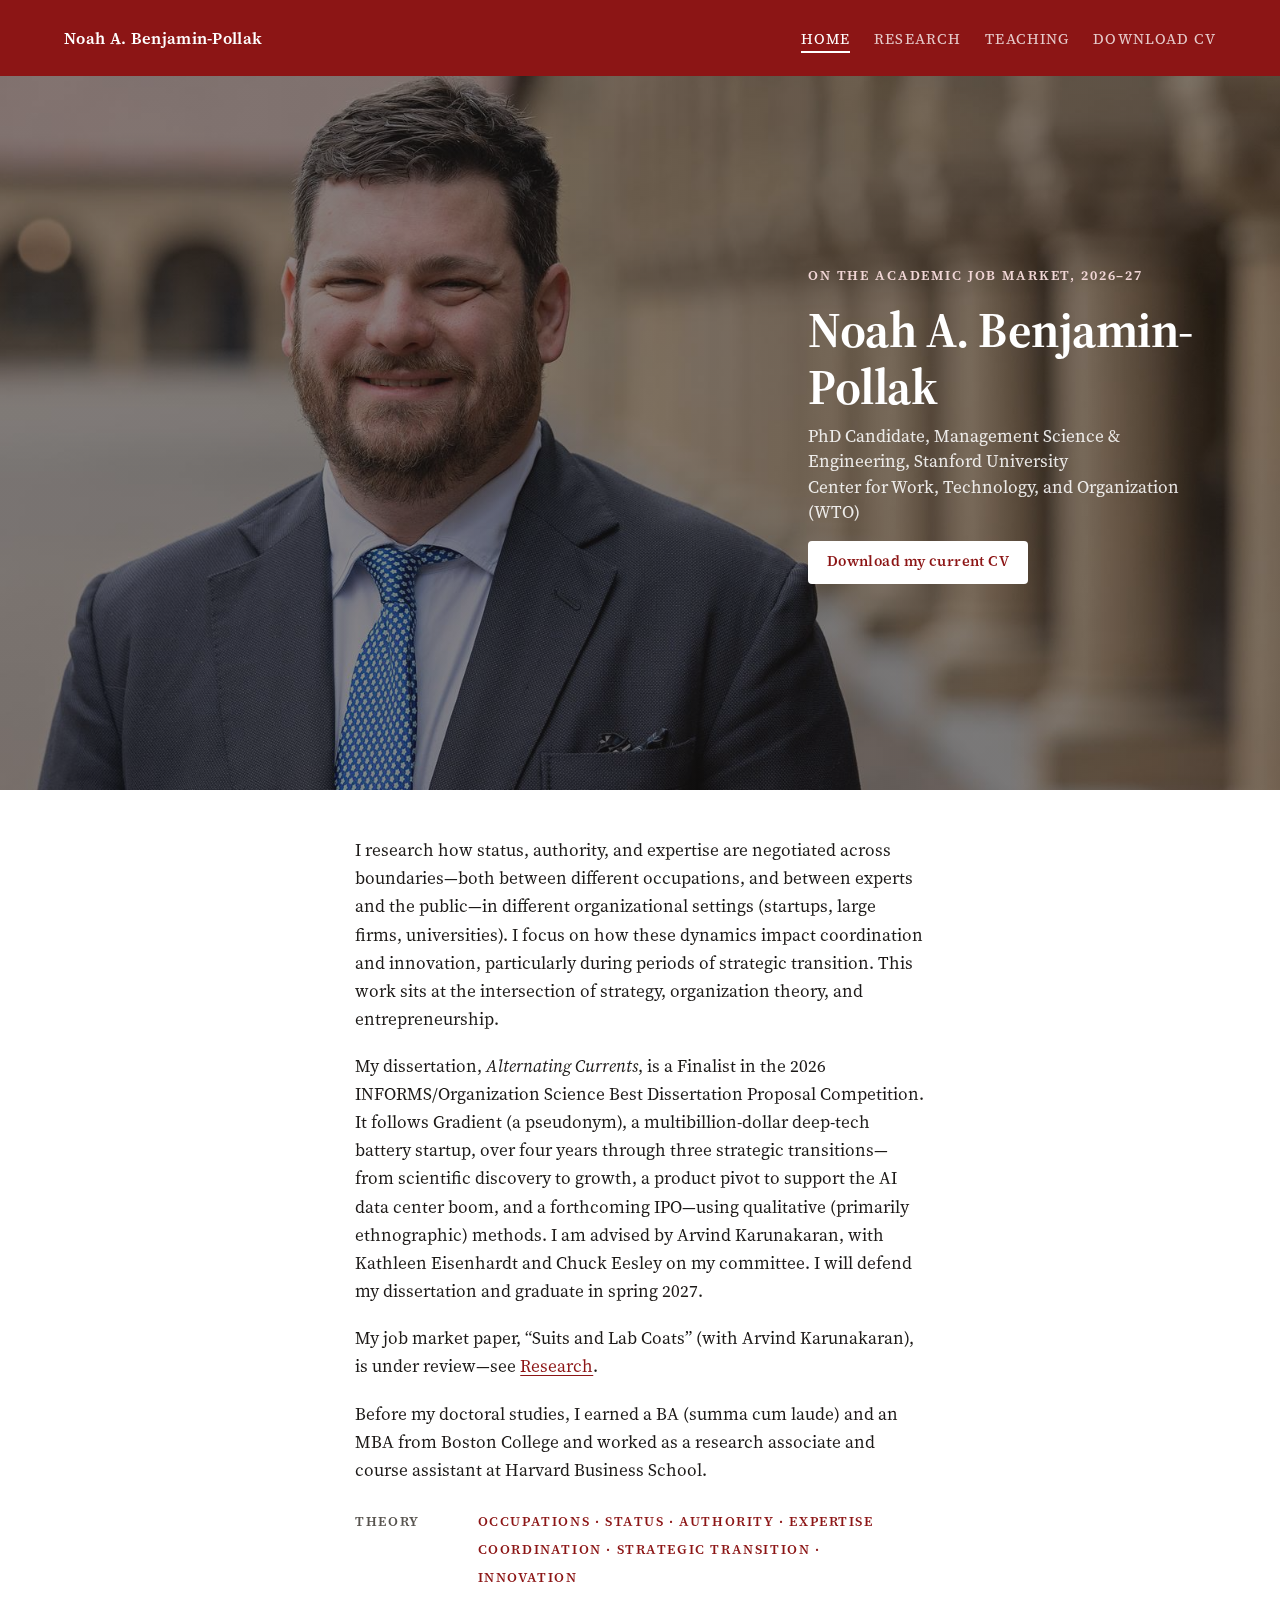
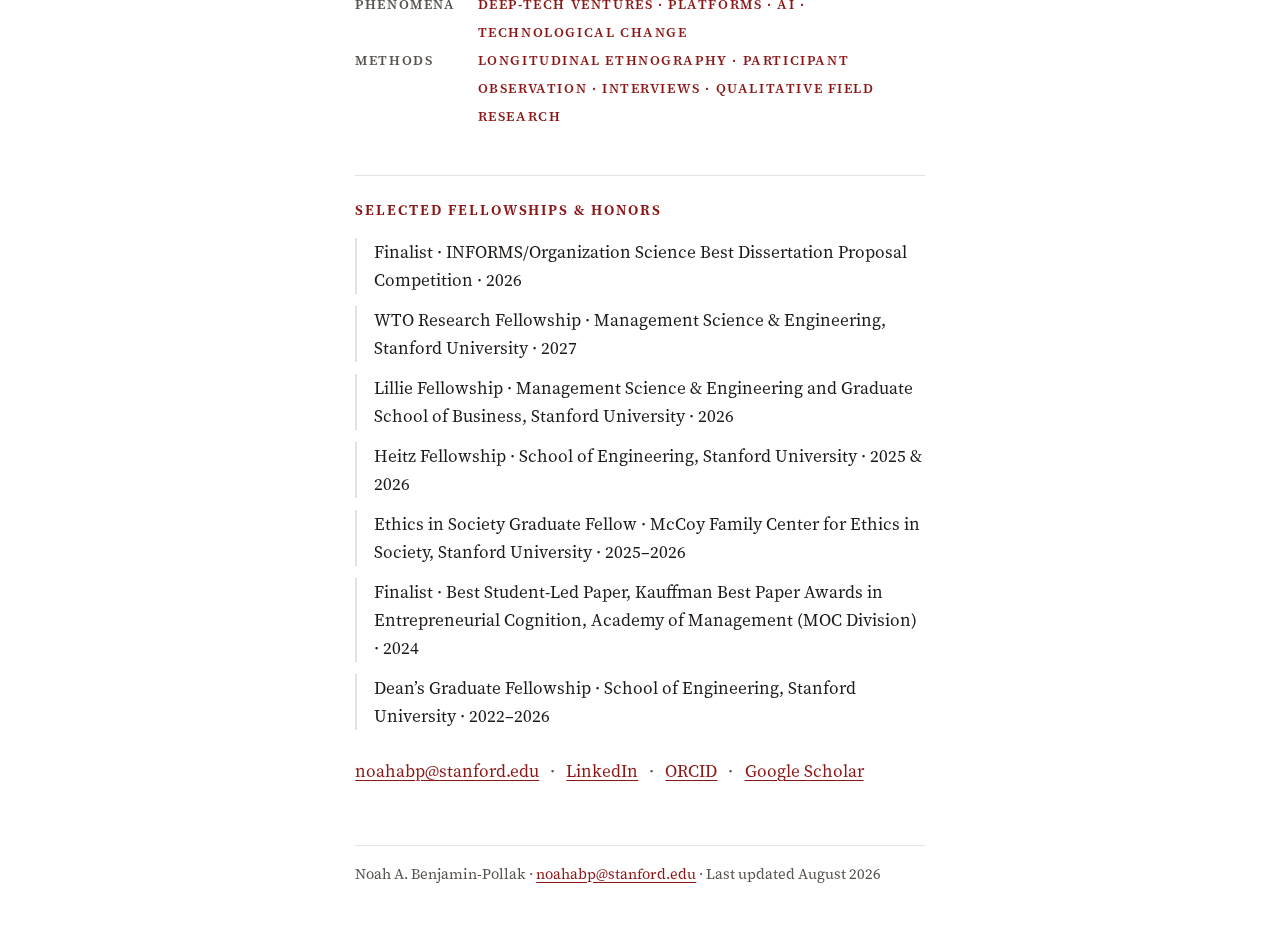
<file: index.html>
<!DOCTYPE html>
<html lang="en">
<head>
<meta charset="utf-8">
<meta name="viewport" content="width=device-width, initial-scale=1">
<title>Noah A. Benjamin-Pollak</title>
<meta name="description" content="Noah A. Benjamin-Pollak is a PhD candidate in Management Science &amp; Engineering at Stanford University, on the academic job market 2026–27. He researches how status, authority, and expertise are negotiated across boundaries.">
<link rel="canonical" href="https://noahabp.com/">
<link rel="icon" href="assets/favicon.svg" type="image/svg+xml">
<link rel="stylesheet" href="style.css">
</head>
<body>

<header class="band">
  <div class="band-inner">
    <nav class="site-nav" aria-label="Site">
      <a class="wordmark" href="index.html">Noah A. Benjamin-Pollak</a>
      <ul>
        <li><a href="index.html" aria-current="page">Home</a></li>
        <li><a href="research.html">Research</a></li>
        <li><a href="teaching.html">Teaching</a></li>
        <li><a href="https://cv.noahabp.com" target="_blank" rel="noopener">Download CV</a></li>
      </ul>
    </nav>
  </div>
</header>

<section class="hero">
  <img class="hero-headshot" src="assets/headshot-2.jpg" alt="Noah A. Benjamin-Pollak" width="400" height="400">
  <div class="hero-text">
    <span class="eyebrow">On the academic job market, 2026–27</span>
    <h1>Noah A. Benjamin-Pollak</h1>
    <p class="affiliation">PhD Candidate, Management Science &amp; Engineering, Stanford University<br>
    Center for Work, Technology, and Organization (WTO)</p>
    <a class="btn" href="https://cv.noahabp.com" target="_blank" rel="noopener">Download my current CV</a>
  </div>
</section>

<div class="page">

<main>

<p>I research how status, authority, and expertise are negotiated across boundaries—both between different occupations, and between experts and the public—in different organizational settings (startups, large firms, universities). I focus on how these dynamics impact coordination and innovation, particularly during periods of strategic transition. This work sits at the intersection of strategy, organization theory, and entrepreneurship.</p>

<p>My dissertation, <em>Alternating Currents</em>, is a Finalist in the 2026 INFORMS/Organization Science Best Dissertation Proposal Competition. It follows Gradient (a pseudonym), a multibillion-dollar deep-tech battery startup, over four years through three strategic transitions—from scientific discovery to growth, a product pivot to support the AI data center boom, and a forthcoming IPO—using qualitative (primarily ethnographic) methods. I am advised by Arvind Karunakaran, with Kathleen Eisenhardt and Chuck Eesley on my committee. I will defend my dissertation and graduate in spring 2027.</p>

<p>My job market paper, “Suits and Lab Coats” (with Arvind Karunakaran), is under review—see <a href="research.html">Research</a>.</p>

<p>Before my doctoral studies, I earned a BA (summa cum laude) and an MBA from Boston College and worked as a research associate and course assistant at Harvard Business School.</p>

<div class="keywords">
  <p><span class="kw-label">Theory</span>Occupations · Status · Authority · Expertise Coordination · Strategic Transition · Innovation</p>
  <p><span class="kw-label">Phenomena</span>Deep-tech Ventures · Platforms · AI · Technological Change</p>
  <p><span class="kw-label">Methods</span>Longitudinal Ethnography · Participant Observation · Interviews · Qualitative Field Research</p>
</div>

<h2>Selected Fellowships &amp; Honors</h2>

<ul class="talks">
  <li>Finalist · INFORMS/Organization Science Best Dissertation Proposal Competition · 2026</li>
  <li>WTO Research Fellowship · Management Science &amp; Engineering, Stanford University · 2027</li>
  <li>Lillie Fellowship · Management Science &amp; Engineering and Graduate School of Business, Stanford University · 2026</li>
  <li>Heitz Fellowship · School of Engineering, Stanford University · 2025 &amp; 2026</li>
  <li>Ethics in Society Graduate Fellow · McCoy Family Center for Ethics in Society, Stanford University · 2025–2026</li>
  <li>Finalist · Best Student-Led Paper, Kauffman Best Paper Awards in Entrepreneurial Cognition, Academy of Management (MOC Division) · 2024</li>
  <li>Dean’s Graduate Fellowship · School of Engineering, Stanford University · 2022–2026</li>
</ul>

<ul class="links">
  <li><a href="mailto:noahabp@stanford.edu">noahabp@stanford.edu</a></li>
  <li><a href="https://www.linkedin.com/in/noah-benjamin-pollak-2270609a/" target="_blank" rel="noopener">LinkedIn</a></li>
  <li><a href="https://orcid.org/0009-0007-5450-887X" target="_blank" rel="noopener">ORCID</a></li>
  <li><a href="https://scholar.google.com/citations?user=7KSHwyYAAAAJ" target="_blank" rel="noopener">Google Scholar</a></li>
</ul>

</main>

<footer>Noah A. Benjamin-Pollak · <a href="mailto:noahabp@stanford.edu">noahabp@stanford.edu</a> · Last updated August 2026</footer>

</div>
</body>
</html>
</file>
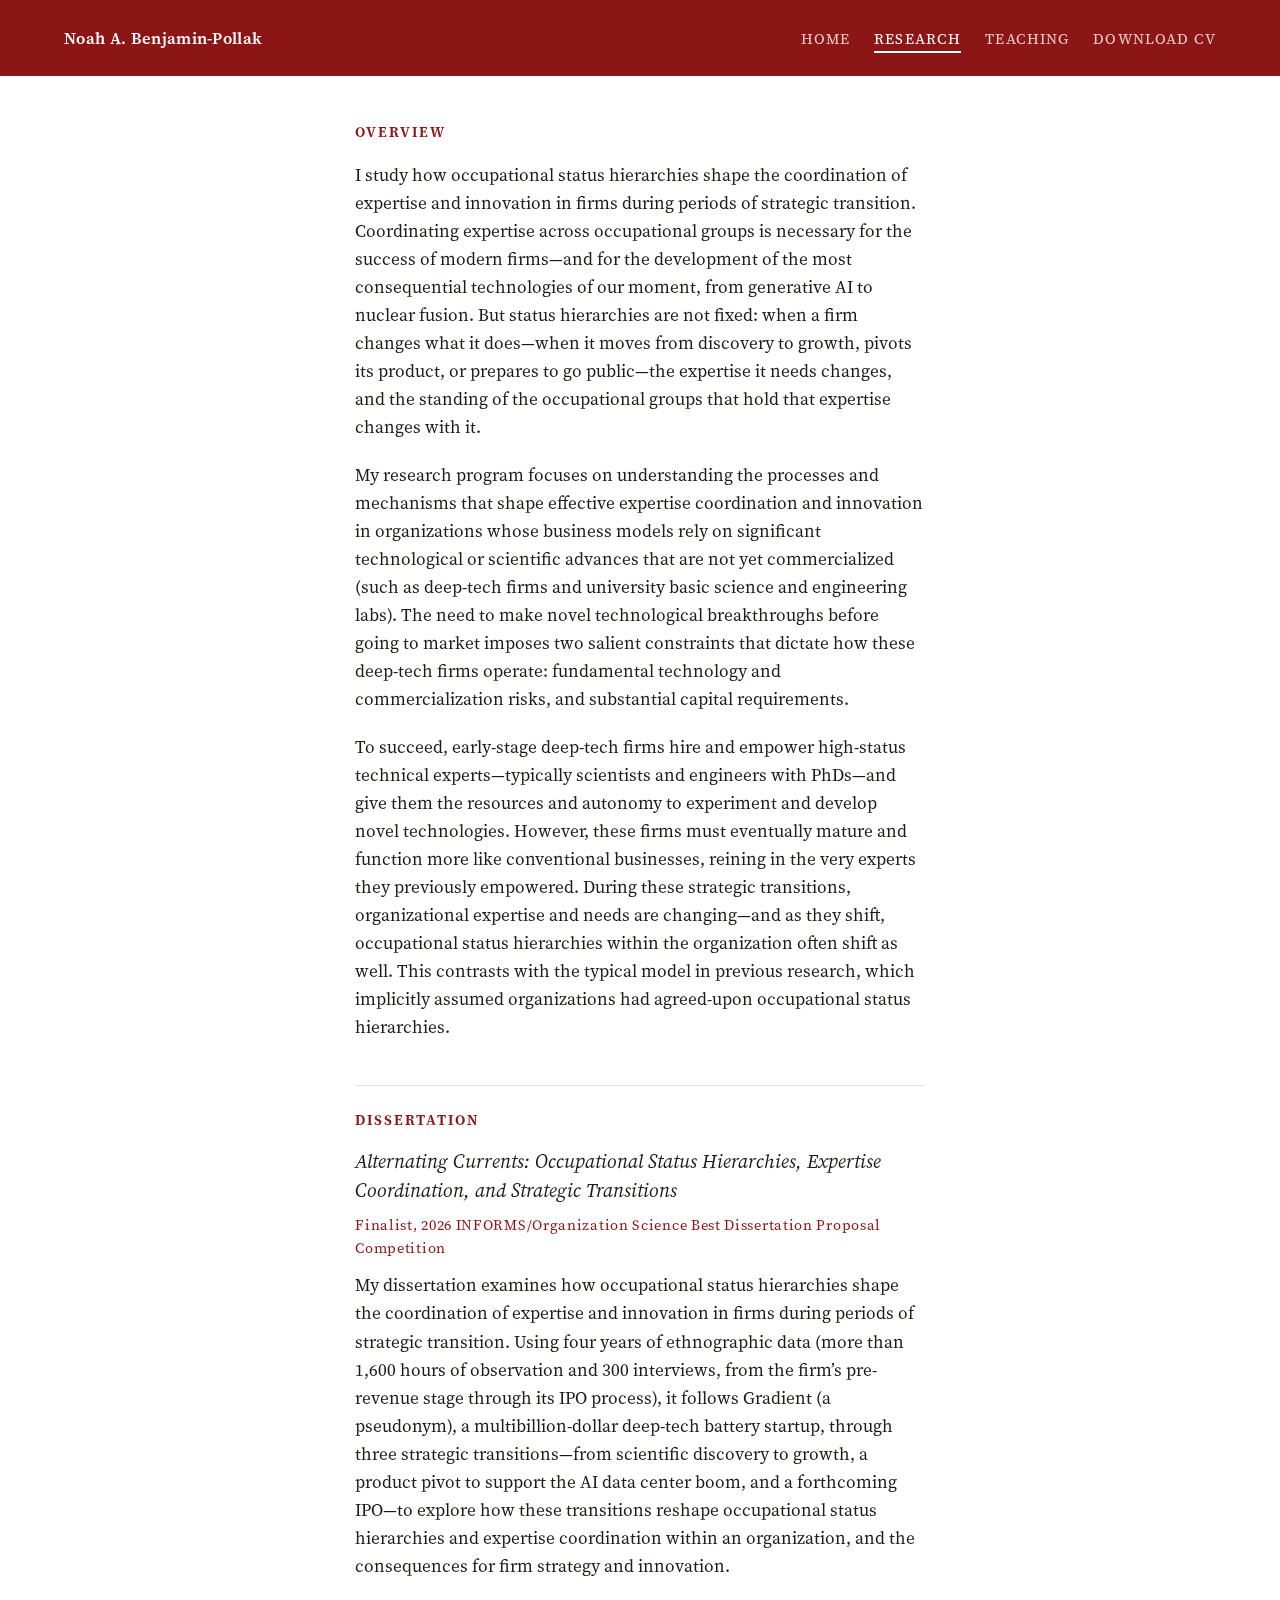
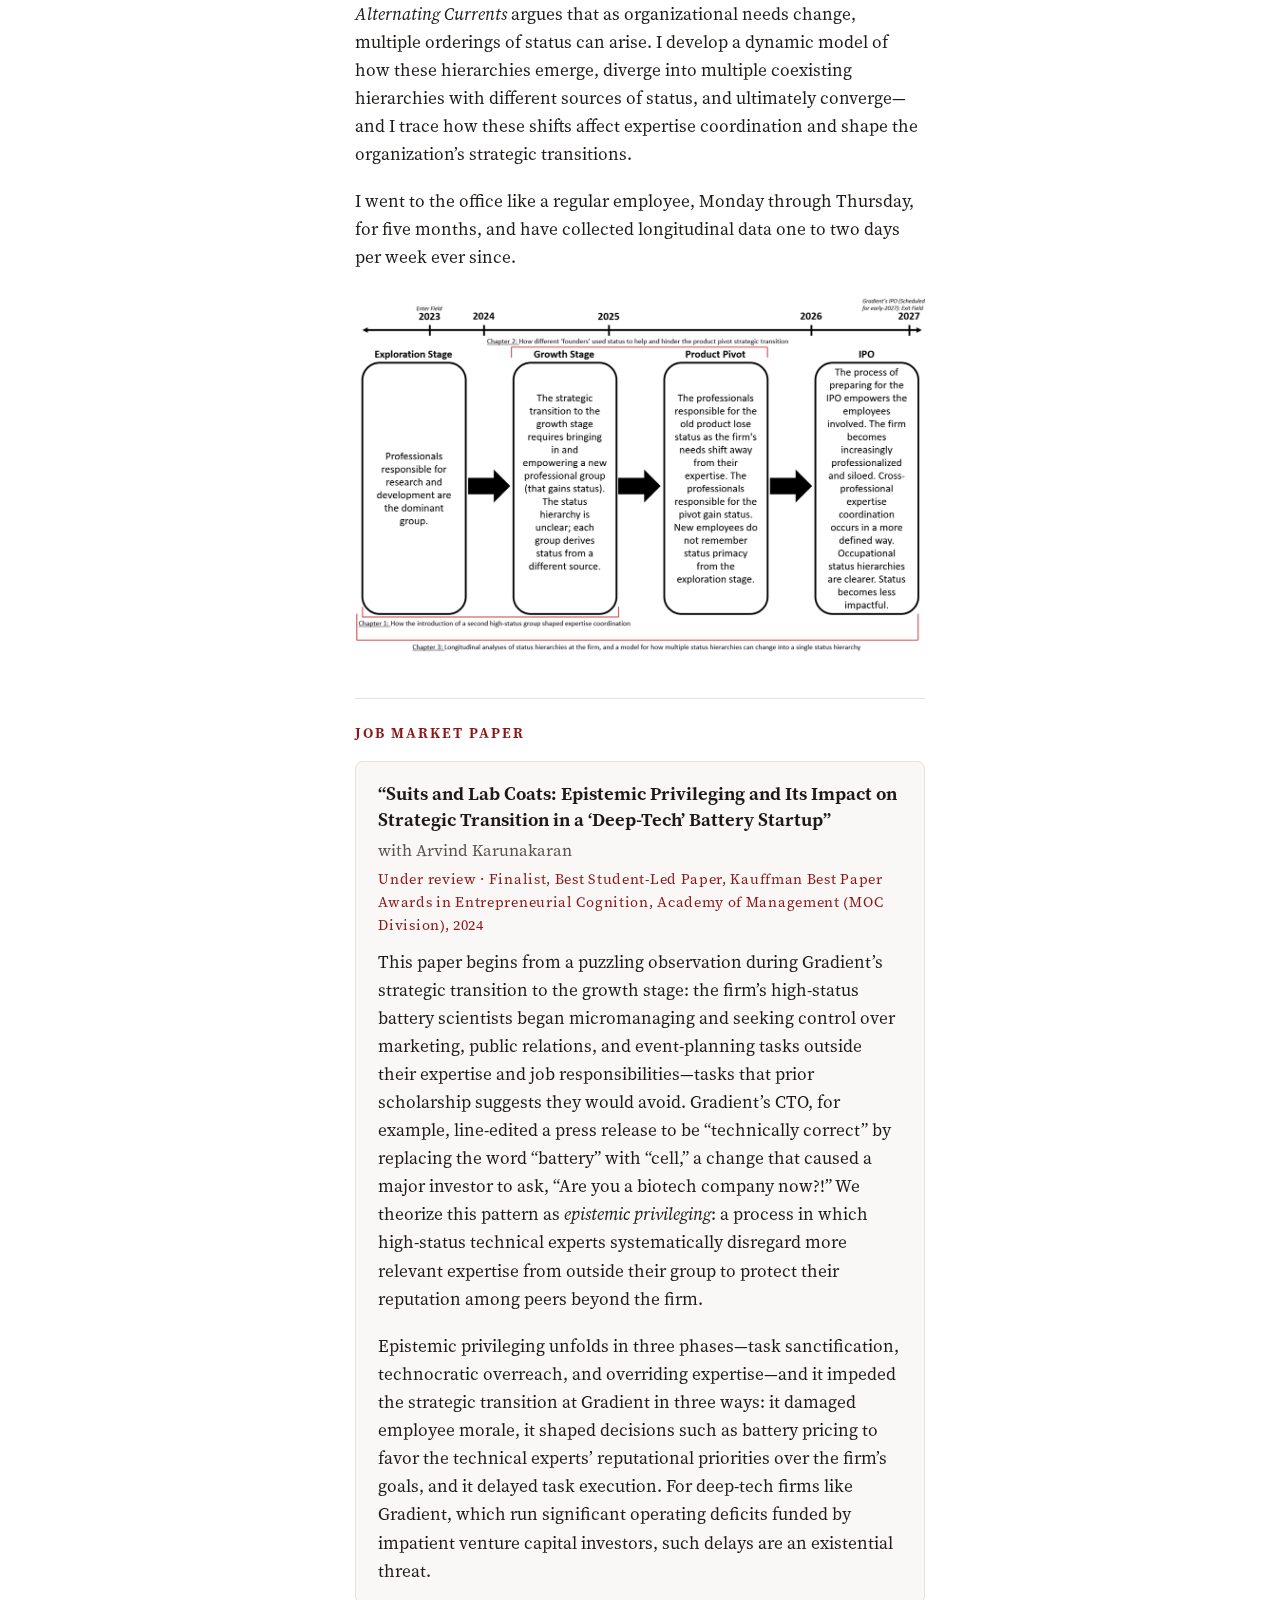
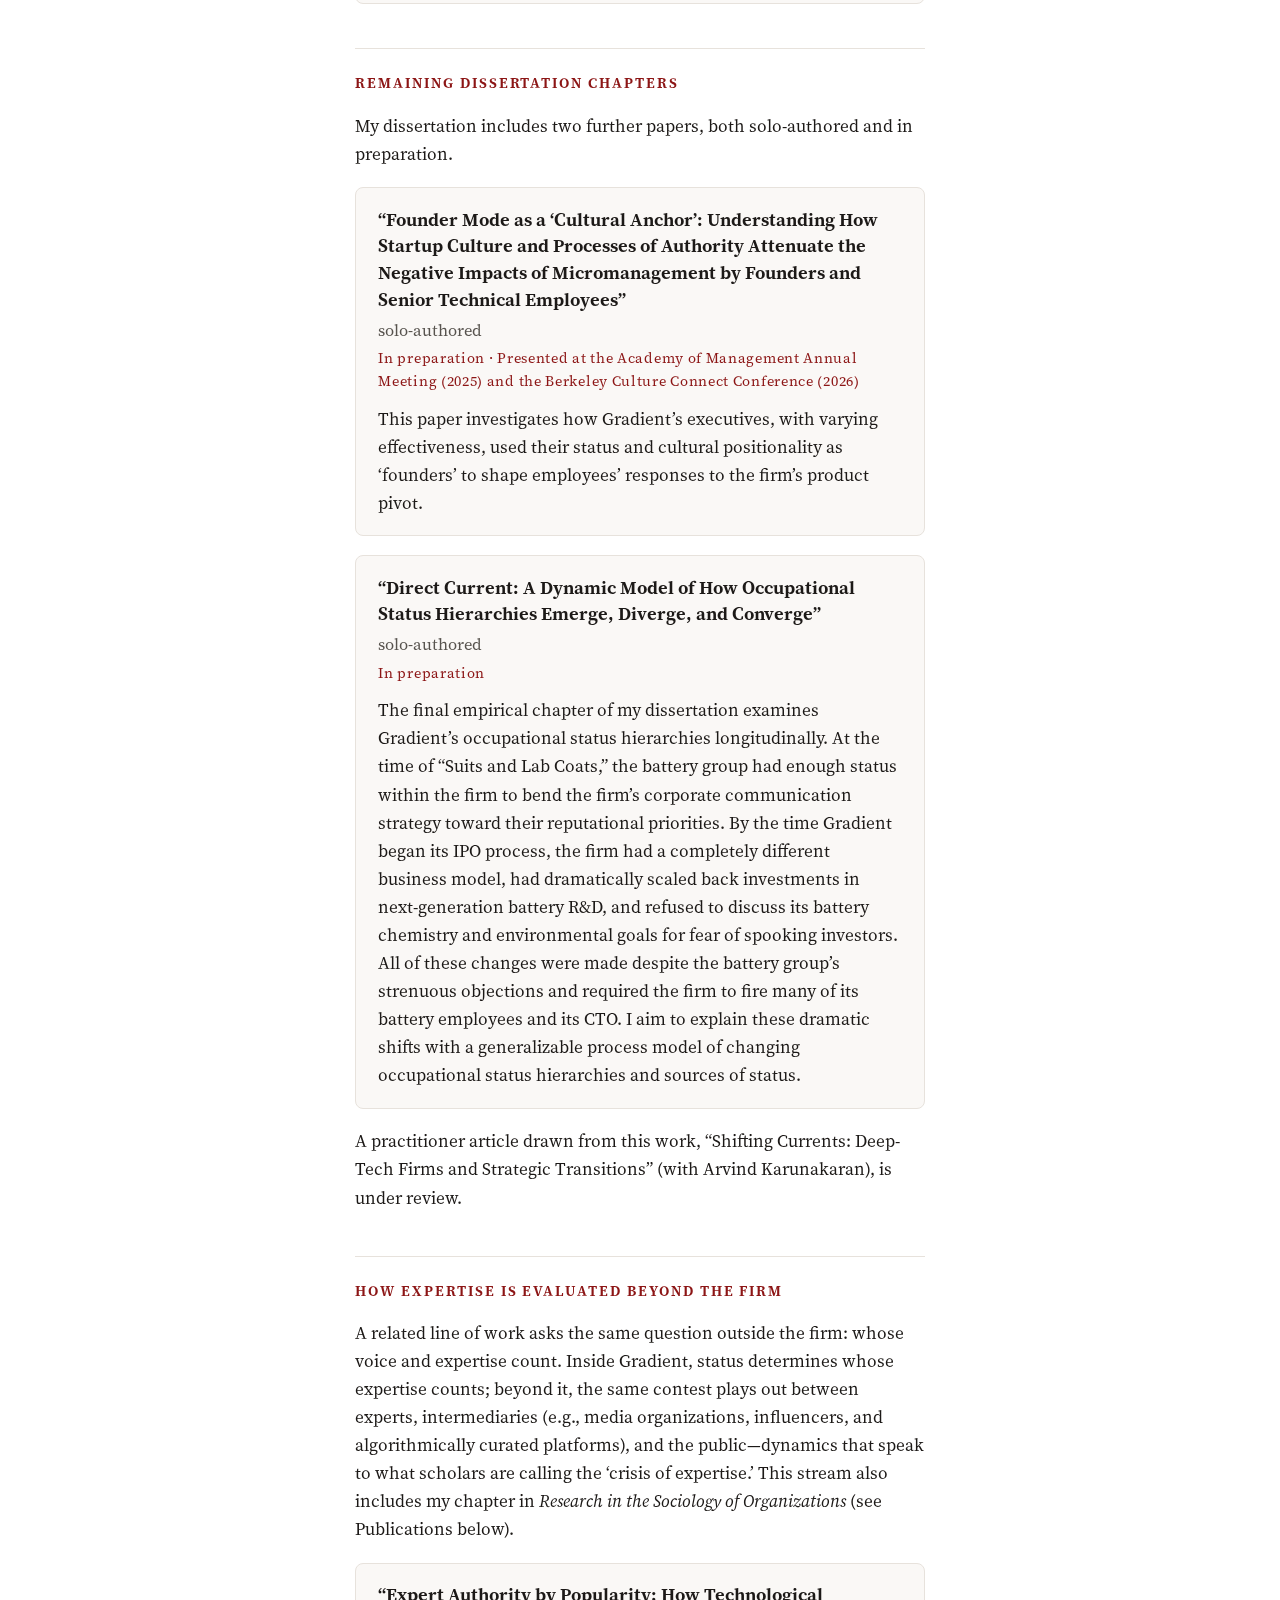
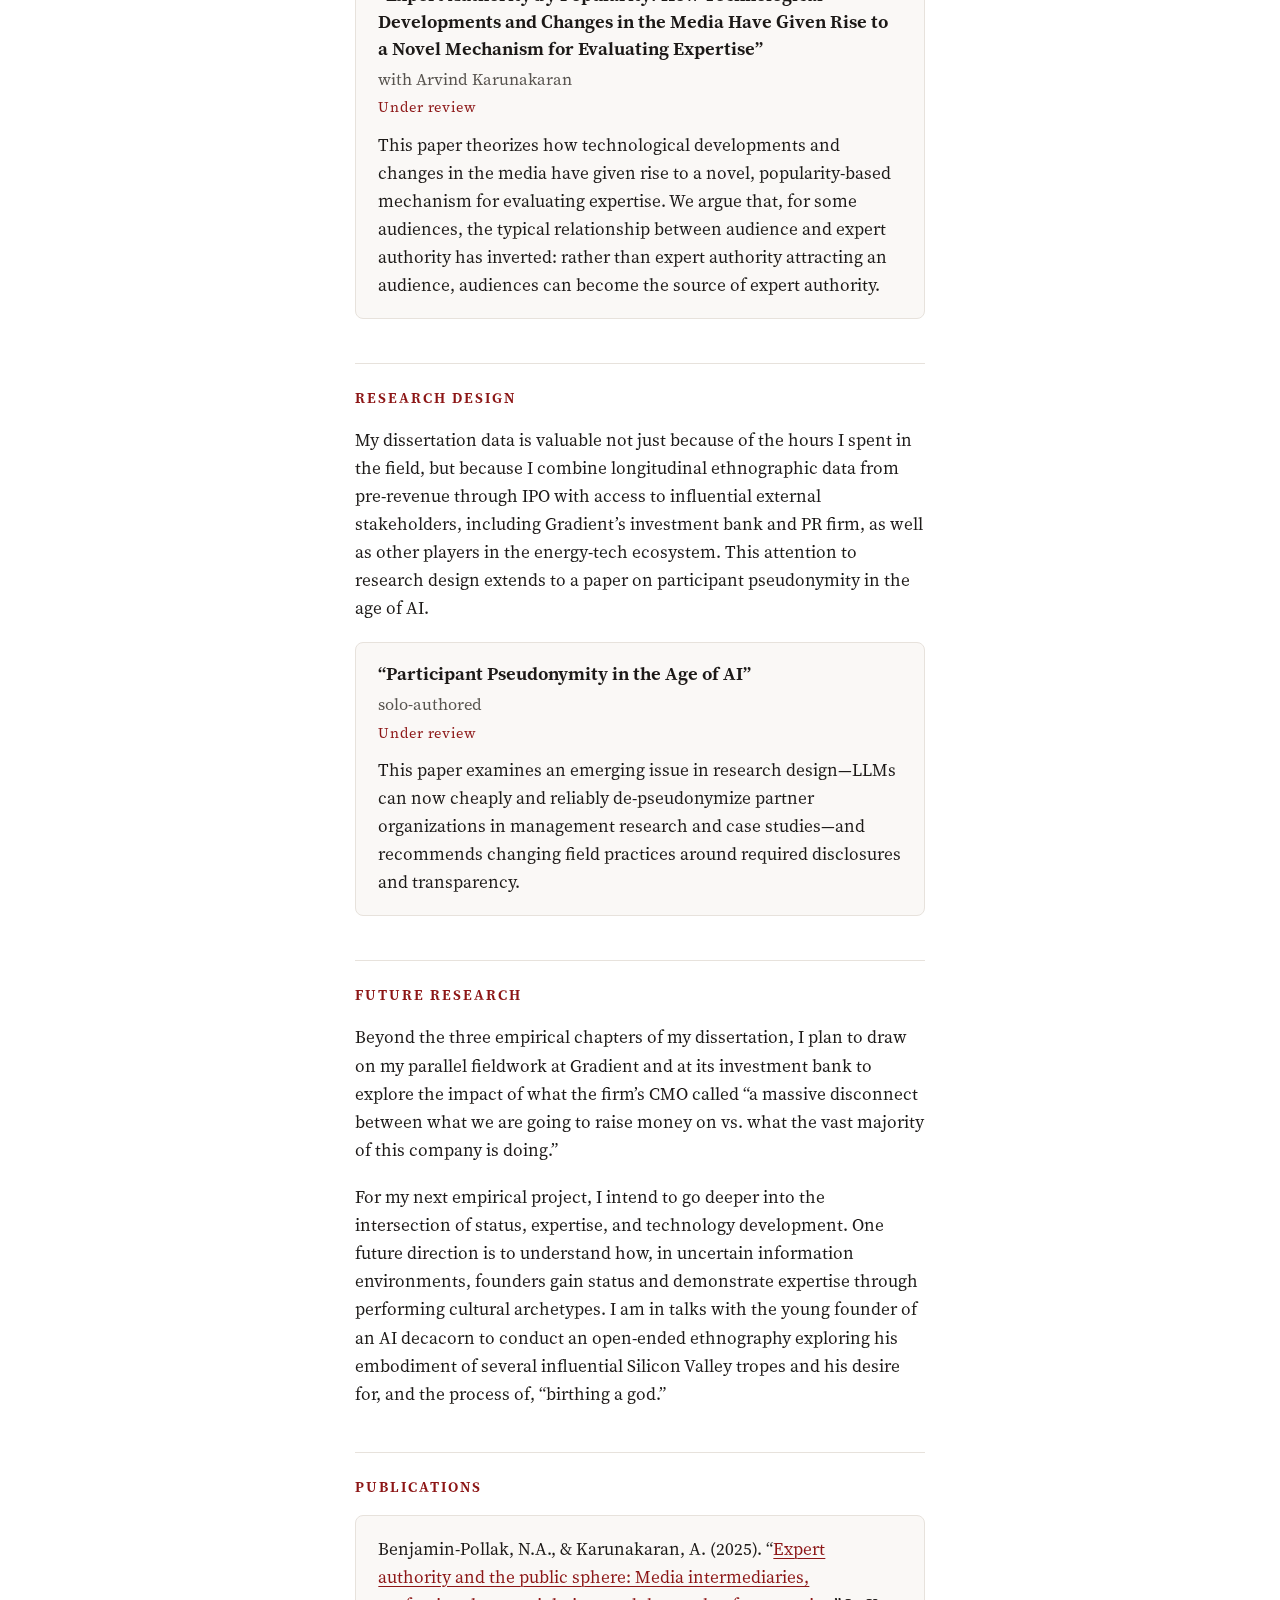
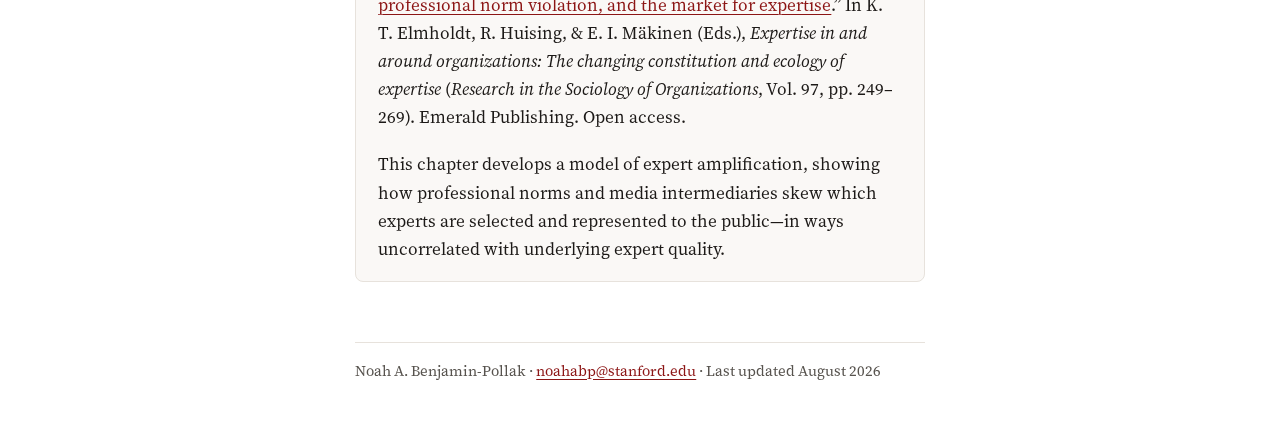
<file: research.html>
<!DOCTYPE html>
<html lang="en">
<head>
<meta charset="utf-8">
<meta name="viewport" content="width=device-width, initial-scale=1">
<title>Research — Noah A. Benjamin-Pollak</title>
<meta name="description" content="Research by Noah A. Benjamin-Pollak: dissertation, job market paper, dissertation chapters, papers under review, future research, and publications.">
<link rel="canonical" href="https://noahabp.com/research.html">
<link rel="icon" href="assets/favicon.svg" type="image/svg+xml">
<link rel="stylesheet" href="style.css">
</head>
<body>

<header class="band">
  <div class="band-inner">
    <nav class="site-nav" aria-label="Site">
      <a class="wordmark" href="index.html">Noah A. Benjamin-Pollak</a>
      <ul>
        <li><a href="index.html">Home</a></li>
        <li><a href="research.html" aria-current="page">Research</a></li>
        <li><a href="teaching.html">Teaching</a></li>
        <li><a href="https://cv.noahabp.com" target="_blank" rel="noopener">Download CV</a></li>
      </ul>
    </nav>
  </div>
</header>

<div class="page">

<main>

<h2 style="margin-top:0;padding-top:0;border-top:none;">Overview</h2>

<p>I study how occupational status hierarchies shape the coordination of expertise and innovation in firms during periods of strategic transition. Coordinating expertise across occupational groups is necessary for the success of modern firms—and for the development of the most consequential technologies of our moment, from generative AI to nuclear fusion. But status hierarchies are not fixed: when a firm changes what it does—when it moves from discovery to growth, pivots its product, or prepares to go public—the expertise it needs changes, and the standing of the occupational groups that hold that expertise changes with it.</p>

<p>My research program focuses on understanding the processes and mechanisms that shape effective expertise coordination and innovation in organizations whose business models rely on significant technological or scientific advances that are not yet commercialized (such as deep-tech firms and university basic science and engineering labs). The need to make novel technological breakthroughs before going to market imposes two salient constraints that dictate how these deep-tech firms operate: fundamental technology and commercialization risks, and substantial capital requirements.</p>

<p>To succeed, early-stage deep-tech firms hire and empower high-status technical experts—typically scientists and engineers with PhDs—and give them the resources and autonomy to experiment and develop novel technologies. However, these firms must eventually mature and function more like conventional businesses, reining in the very experts they previously empowered. During these strategic transitions, organizational expertise and needs are changing—and as they shift, occupational status hierarchies within the organization often shift as well. This contrasts with the typical model in previous research, which implicitly assumed organizations had agreed-upon occupational status hierarchies.</p>

<h2>Dissertation</h2>

<p class="diss-title">Alternating Currents: Occupational Status Hierarchies, Expertise Coordination, and Strategic Transitions</p>

<p class="status">Finalist, 2026 INFORMS/Organization Science Best Dissertation Proposal Competition</p>

<p>My dissertation examines how occupational status hierarchies shape the coordination of expertise and innovation in firms during periods of strategic transition. Using four years of ethnographic data (more than 1,600 hours of observation and 300 interviews, from the firm’s pre-revenue stage through its IPO process), it follows Gradient (a pseudonym), a multibillion-dollar deep-tech battery startup, through three strategic transitions—from scientific discovery to growth, a product pivot to support the AI data center boom, and a forthcoming IPO—to explore how these transitions reshape occupational status hierarchies and expertise coordination within an organization, and the consequences for firm strategy and innovation.</p>

<p><em>Alternating Currents</em> argues that as organizational needs change, multiple orderings of status can arise. I develop a dynamic model of how these hierarchies emerge, diverge into multiple coexisting hierarchies with different sources of status, and ultimately converge—and I trace how these shifts affect expertise coordination and shape the organization’s strategic transitions.</p>

<p>I went to the office like a regular employee, Monday through Thursday, for five months, and have collected longitudinal data one to two days per week ever since.</p>

<figure class="diss-figure">
  <img src="assets/figure-1.png" alt="Figure 1. Dissertation model: how occupational status hierarchies emerge, diverge into multiple coexisting orderings, and converge across three strategic transitions." width="1200" height="755">
</figure>

<h2>Job Market Paper</h2>

<div class="paper">
  <p class="paper-title">“Suits and Lab Coats: Epistemic Privileging and Its Impact on Strategic Transition in a ‘Deep-Tech’ Battery Startup”</p>
  <p class="byline">with Arvind Karunakaran</p>
  <p class="status">Under review · Finalist, Best Student-Led Paper, Kauffman Best Paper Awards in Entrepreneurial Cognition, Academy of Management (MOC Division), 2024</p>
  <p>This paper begins from a puzzling observation during Gradient’s strategic transition to the growth stage: the firm’s high-status battery scientists began micromanaging and seeking control over marketing, public relations, and event-planning tasks outside their expertise and job responsibilities—tasks that prior scholarship suggests they would avoid. Gradient’s CTO, for example, line-edited a press release to be “technically correct” by replacing the word “battery” with “cell,” a change that caused a major investor to ask, “Are you a biotech company now?!” We theorize this pattern as <em>epistemic privileging</em>: a process in which high-status technical experts systematically disregard more relevant expertise from outside their group to protect their reputation among peers beyond the firm.</p>
  <p>Epistemic privileging unfolds in three phases—task sanctification, technocratic overreach, and overriding expertise—and it impeded the strategic transition at Gradient in three ways: it damaged employee morale, it shaped decisions such as battery pricing to favor the technical experts’ reputational priorities over the firm’s goals, and it delayed task execution. For deep-tech firms like Gradient, which run significant operating deficits funded by impatient venture capital investors, such delays are an existential threat.</p>
</div>

<h2>Remaining Dissertation Chapters</h2>

<p>My dissertation includes two further papers, both solo-authored and in preparation.</p>

<div class="paper">
  <p class="paper-title">“Founder Mode as a ‘Cultural Anchor’: Understanding How Startup Culture and Processes of Authority Attenuate the Negative Impacts of Micromanagement by Founders and Senior Technical Employees”</p>
  <p class="byline">solo-authored</p>
  <p class="status">In preparation · Presented at the Academy of Management Annual Meeting (2025) and the Berkeley Culture Connect Conference (2026)</p>
  <p>This paper investigates how Gradient’s executives, with varying effectiveness, used their status and cultural positionality as ‘founders’ to shape employees’ responses to the firm’s product pivot.</p>
</div>

<div class="paper">
  <p class="paper-title">“Direct Current: A Dynamic Model of How Occupational Status Hierarchies Emerge, Diverge, and Converge”</p>
  <p class="byline">solo-authored</p>
  <p class="status">In preparation</p>
  <p>The final empirical chapter of my dissertation examines Gradient’s occupational status hierarchies longitudinally. At the time of “Suits and Lab Coats,” the battery group had enough status within the firm to bend the firm’s corporate communication strategy toward their reputational priorities. By the time Gradient began its IPO process, the firm had a completely different business model, had dramatically scaled back investments in next-generation battery R&amp;D, and refused to discuss its battery chemistry and environmental goals for fear of spooking investors. All of these changes were made despite the battery group’s strenuous objections and required the firm to fire many of its battery employees and its CTO. I aim to explain these dramatic shifts with a generalizable process model of changing occupational status hierarchies and sources of status.</p>
</div>

<p>A practitioner article drawn from this work, “Shifting Currents: Deep-Tech Firms and Strategic Transitions” (with Arvind Karunakaran), is under review.</p>

<h2>How Expertise Is Evaluated Beyond the Firm</h2>

<p>A related line of work asks the same question outside the firm: whose voice and expertise count. Inside Gradient, status determines whose expertise counts; beyond it, the same contest plays out between experts, intermediaries (e.g., media organizations, influencers, and algorithmically curated platforms), and the public—dynamics that speak to what scholars are calling the ‘crisis of expertise.’ This stream also includes my chapter in <em>Research in the Sociology of Organizations</em> (see Publications below).</p>

<div class="paper">
  <p class="paper-title">“Expert Authority by Popularity: How Technological Developments and Changes in the Media Have Given Rise to a Novel Mechanism for Evaluating Expertise”</p>
  <p class="byline">with Arvind Karunakaran</p>
  <p class="status">Under review</p>
  <p>This paper theorizes how technological developments and changes in the media have given rise to a novel, popularity-based mechanism for evaluating expertise. We argue that, for some audiences, the typical relationship between audience and expert authority has inverted: rather than expert authority attracting an audience, audiences can become the source of expert authority.</p>
</div>

<h2>Research Design</h2>

<p>My dissertation data is valuable not just because of the hours I spent in the field, but because I combine longitudinal ethnographic data from pre-revenue through IPO with access to influential external stakeholders, including Gradient’s investment bank and PR firm, as well as other players in the energy-tech ecosystem. This attention to research design extends to a paper on participant pseudonymity in the age of AI.</p>

<div class="paper">
  <p class="paper-title">“Participant Pseudonymity in the Age of AI”</p>
  <p class="byline">solo-authored</p>
  <p class="status">Under review</p>
  <p>This paper examines an emerging issue in research design—LLMs can now cheaply and reliably de-pseudonymize partner organizations in management research and case studies—and recommends changing field practices around required disclosures and transparency.</p>
</div>

<h2>Future Research</h2>

<p>Beyond the three empirical chapters of my dissertation, I plan to draw on my parallel fieldwork at Gradient and at its investment bank to explore the impact of what the firm’s CMO called “a massive disconnect between what we are going to raise money on vs. what the vast majority of this company is doing.”</p>

<p>For my next empirical project, I intend to go deeper into the intersection of status, expertise, and technology development. One future direction is to understand how, in uncertain information environments, founders gain status and demonstrate expertise through performing cultural archetypes. I am in talks with the young founder of an AI decacorn to conduct an open-ended ethnography exploring his embodiment of several influential Silicon Valley tropes and his desire for, and the process of, “birthing a god.”</p>

<h2>Publications</h2>

<div class="paper">
  <p>Benjamin-Pollak, N.A., &amp; Karunakaran, A. (2025). “<a href="https://doi.org/10.1108/S0733-558X20250000097011" target="_blank" rel="noopener">Expert authority and the public sphere: Media intermediaries, professional norm violation, and the market for expertise</a>.” In K. T. Elmholdt, R. Huising, &amp; E. I. Mäkinen (Eds.), <em>Expertise in and around organizations: The changing constitution and ecology of expertise</em> (<em>Research in the Sociology of Organizations</em>, Vol. 97, pp. 249–269). Emerald Publishing. Open access.</p>
  <p>This chapter develops a model of expert amplification, showing how professional norms and media intermediaries skew which experts are selected and represented to the public—in ways uncorrelated with underlying expert quality.</p>
</div>

</main>

<footer>Noah A. Benjamin-Pollak · <a href="mailto:noahabp@stanford.edu">noahabp@stanford.edu</a> · Last updated August 2026</footer>

</div>
</body>
</html>
</file>
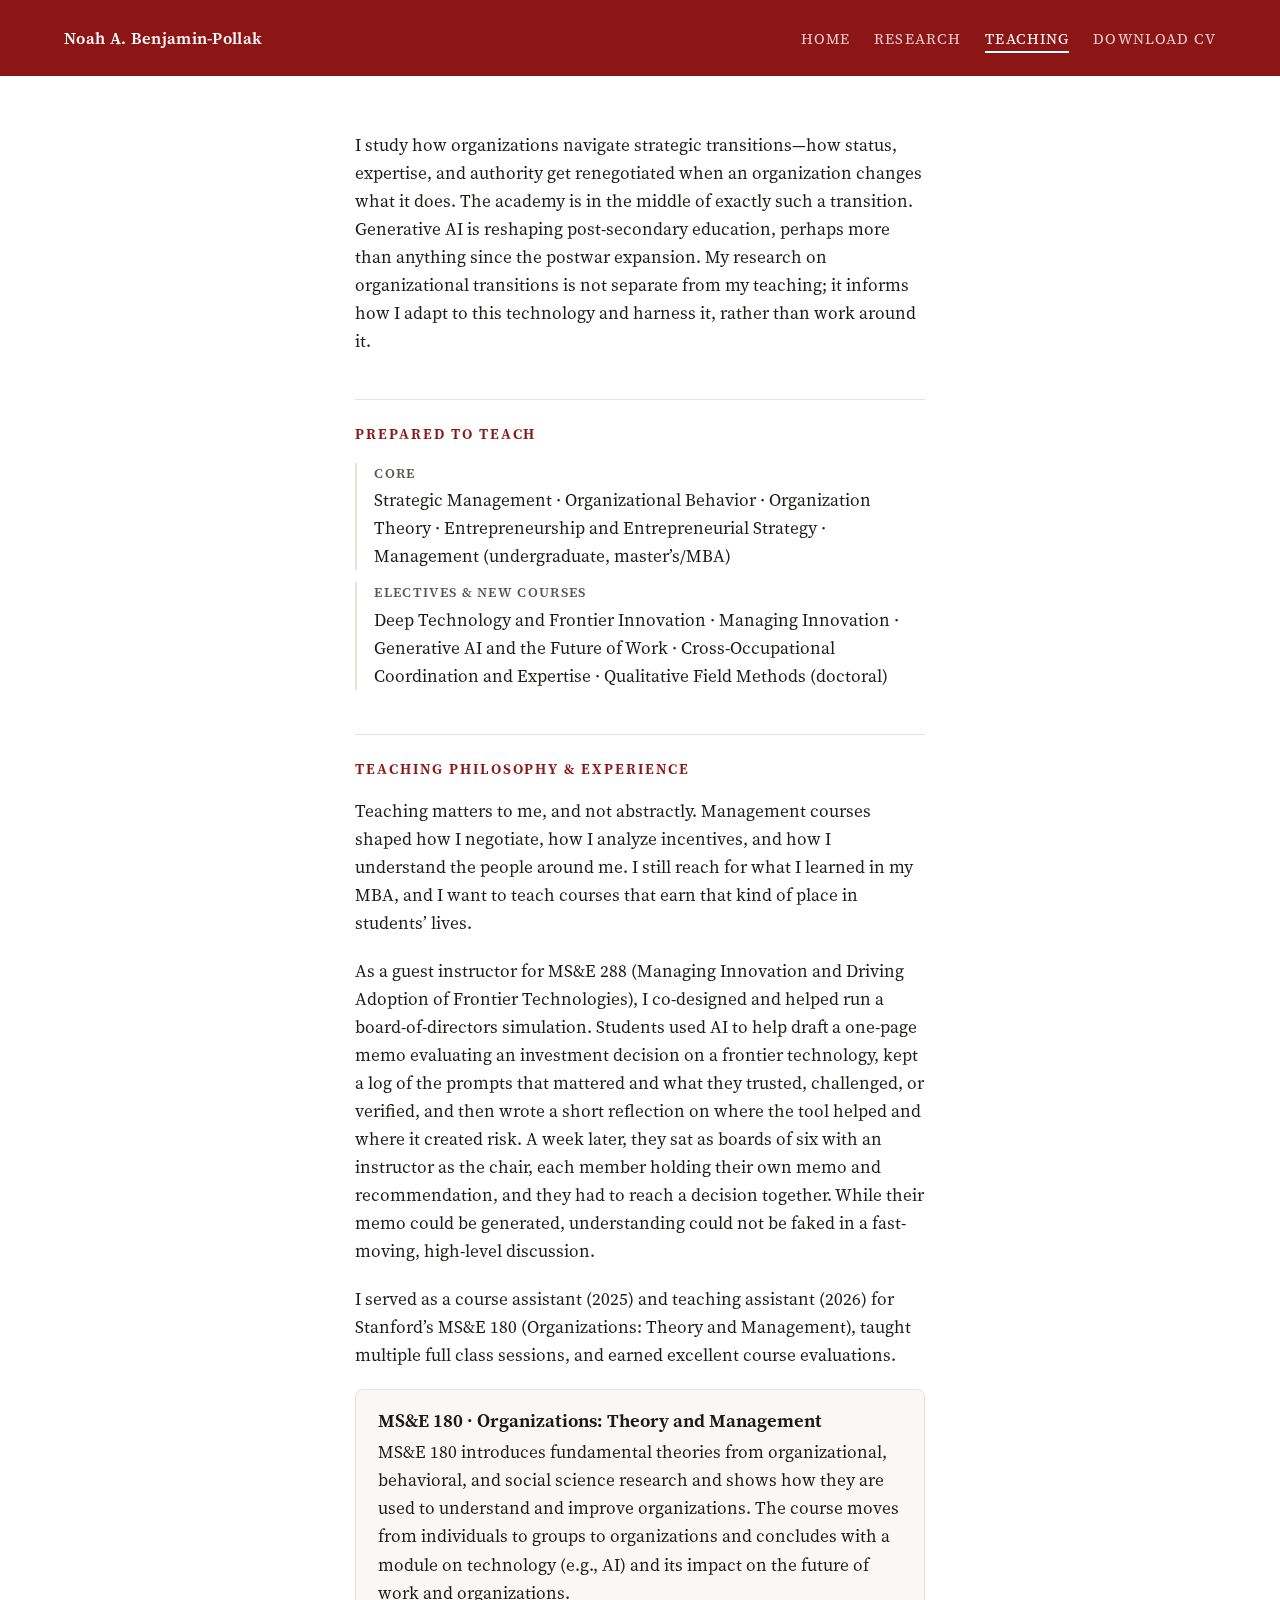
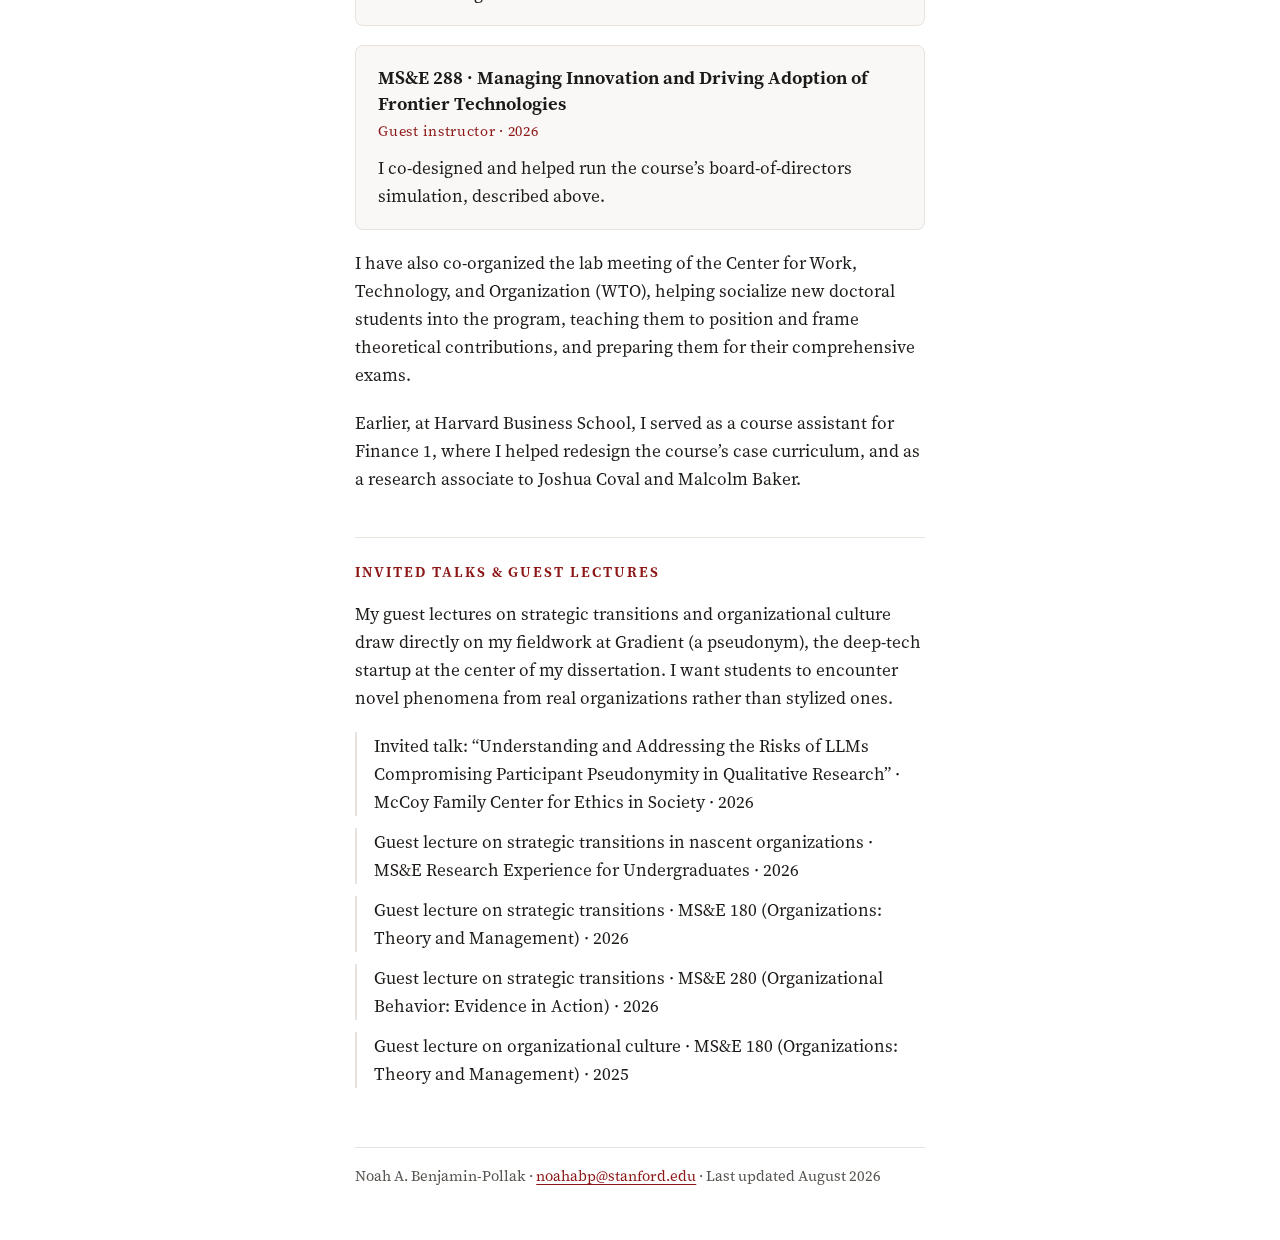
<file: teaching.html>
<!DOCTYPE html>
<html lang="en">
<head>
<meta charset="utf-8">
<meta name="viewport" content="width=device-width, initial-scale=1">
<title>Teaching and Invited Talks — Noah A. Benjamin-Pollak</title>
<meta name="description" content="Teaching and invited talks by Noah A. Benjamin-Pollak: teaching assistant and course assistant for Stanford’s MS&amp;E 180, guest instructor for MS&amp;E 288, invited guest lectures, and prepared courses in strategy, organizations, and innovation.">
<link rel="canonical" href="https://noahabp.com/teaching.html">
<link rel="icon" href="assets/favicon.svg" type="image/svg+xml">
<link rel="stylesheet" href="style.css">
</head>
<body>

<header class="band">
  <div class="band-inner">
    <nav class="site-nav" aria-label="Site">
      <a class="wordmark" href="index.html">Noah A. Benjamin-Pollak</a>
      <ul>
        <li><a href="index.html">Home</a></li>
        <li><a href="research.html">Research</a></li>
        <li><a href="teaching.html" aria-current="page">Teaching</a></li>
        <li><a href="https://cv.noahabp.com" target="_blank" rel="noopener">Download CV</a></li>
      </ul>
    </nav>
  </div>
</header>

<div class="page">

<main>

<p style="margin-top:0.5rem;">I study how organizations navigate strategic transitions—how status, expertise, and authority get renegotiated when an organization changes what it does. The academy is in the middle of exactly such a transition. Generative AI is reshaping post-secondary education, perhaps more than anything since the postwar expansion. My research on organizational transitions is not separate from my teaching; it informs how I adapt to this technology and harness it, rather than work around it.</p>

<h2>Prepared to Teach</h2>

<ul class="talks">
  <li><span class="course-label">Core</span>Strategic Management · Organizational Behavior · Organization Theory · Entrepreneurship and Entrepreneurial Strategy · Management (undergraduate, master’s/MBA)</li>
  <li><span class="course-label">Electives &amp; New Courses</span>Deep Technology and Frontier Innovation · Managing Innovation · Generative AI and the Future of Work · Cross-Occupational Coordination and Expertise · Qualitative Field Methods (doctoral)</li>
</ul>

<h2>Teaching Philosophy &amp; Experience</h2>

<p>Teaching matters to me, and not abstractly. Management courses shaped how I negotiate, how I analyze incentives, and how I understand the people around me. I still reach for what I learned in my MBA, and I want to teach courses that earn that kind of place in students’ lives.</p>

<p>As a guest instructor for MS&amp;E 288 (Managing Innovation and Driving Adoption of Frontier Technologies), I co-designed and helped run a board-of-directors simulation. Students used AI to help draft a one-page memo evaluating an investment decision on a frontier technology, kept a log of the prompts that mattered and what they trusted, challenged, or verified, and then wrote a short reflection on where the tool helped and where it created risk. A week later, they sat as boards of six with an instructor as the chair, each member holding their own memo and recommendation, and they had to reach a decision together. While their memo could be generated, understanding could not be faked in a fast-moving, high-level discussion.</p>

<p>I served as a course assistant (2025) and teaching assistant (2026) for Stanford’s MS&amp;E 180 (Organizations: Theory and Management), taught multiple full class sessions, and earned excellent course evaluations.</p>

<div class="paper">
  <p class="paper-title">MS&amp;E 180 · Organizations: Theory and Management</p>
  <p>MS&amp;E 180 introduces fundamental theories from organizational, behavioral, and social science research and shows how they are used to understand and improve organizations. The course moves from individuals to groups to organizations and concludes with a module on technology (e.g., AI) and its impact on the future of work and organizations.</p>
</div>

<div class="paper">
  <p class="paper-title">MS&amp;E 288 · Managing Innovation and Driving Adoption of Frontier Technologies</p>
  <p class="status">Guest instructor · 2026</p>
  <p>I co-designed and helped run the course’s board-of-directors simulation, described above.</p>
</div>

<p>I have also co-organized the lab meeting of the Center for Work, Technology, and Organization (WTO), helping socialize new doctoral students into the program, teaching them to position and frame theoretical contributions, and preparing them for their comprehensive exams.</p>

<p>Earlier, at Harvard Business School, I served as a course assistant for Finance 1, where I helped redesign the course’s case curriculum, and as a research associate to Joshua Coval and Malcolm Baker.</p>

<h2>Invited Talks &amp; Guest Lectures</h2>

<p>My guest lectures on strategic transitions and organizational culture draw directly on my fieldwork at Gradient (a pseudonym), the deep-tech startup at the center of my dissertation. I want students to encounter novel phenomena from real organizations rather than stylized ones.</p>

<ul class="talks">
  <li>Invited talk: “Understanding and Addressing the Risks of LLMs Compromising Participant Pseudonymity in Qualitative Research” · McCoy Family Center for Ethics in Society · 2026</li>
  <li>Guest lecture on strategic transitions in nascent organizations · MS&amp;E Research Experience for Undergraduates · 2026</li>
  <li>Guest lecture on strategic transitions · MS&amp;E 180 (Organizations: Theory and Management) · 2026</li>
  <li>Guest lecture on strategic transitions · MS&amp;E 280 (Organizational Behavior: Evidence in Action) · 2026</li>
  <li>Guest lecture on organizational culture · MS&amp;E 180 (Organizations: Theory and Management) · 2025</li>
</ul>

</main>

<footer>Noah A. Benjamin-Pollak · <a href="mailto:noahabp@stanford.edu">noahabp@stanford.edu</a> · Last updated August 2026</footer>

</div>
</body>
</html>
</file>
<file: style.css>
/* noahabp.com — one stylesheet, no JavaScript.
   Type: Source Serif 4 when self-hosted (see CLAUDE.md task 2); Charter/Georgia stack until then.
   Palette: white paper, warm near-black ink, one accent — Stanford cardinal. */

@font-face {
  font-family: "Source Serif 4";
  src: url("assets/fonts/SourceSerif4Variable-Roman.otf.woff2") format("woff2");
  font-weight: 200 900;
  font-display: swap;
}
@font-face {
  font-family: "Source Serif 4";
  src: url("assets/fonts/SourceSerif4Variable-Italic.otf.woff2") format("woff2");
  font-weight: 200 900;
  font-style: italic;
  font-display: swap;
}

:root {
  --paper: #ffffff;
  --ink: #1c1917;
  --muted: #57534e;
  --accent: #8c1515; /* Stanford cardinal */
  --rule: #e7e2dc;
  --serif: "Source Serif 4", "Charter", "Iowan Old Style", "Georgia", "Times New Roman", serif;
}

* { box-sizing: border-box; }

html { font-size: 17px; }

body {
  margin: 0;
  background: var(--paper);
  color: var(--ink);
  font-family: var(--serif);
  line-height: 1.65;
  -webkit-font-smoothing: antialiased;
}

.page {
  max-width: 36rem;
  margin: 0 auto;
  padding: 1.75rem 1.25rem 3rem;
}

/* ---------- Navigation ---------- */

.site-nav {
  display: flex;
  flex-wrap: wrap;
  align-items: baseline;
  justify-content: space-between;
  gap: 0.5rem 1.5rem;
  padding-bottom: 0.9rem;
  border-bottom: 1px solid var(--rule);
  margin-bottom: 2.75rem;
}

.site-nav .wordmark {
  font-size: 0.95rem;
  font-weight: 600;
  letter-spacing: 0.02em;
  color: var(--ink);
  text-decoration: none;
}

.site-nav ul {
  display: flex;
  flex-wrap: wrap;
  gap: 0.4rem 1.4rem;
  list-style: none;
  margin: 0;
  padding: 0;
}

.site-nav ul a {
  font-size: 0.85rem;
  letter-spacing: 0.08em;
  text-transform: uppercase;
  color: var(--muted);
  text-decoration: none;
}

.site-nav ul a:hover,
.site-nav ul a:focus-visible { color: var(--accent); }

.site-nav ul a[aria-current="page"] {
  color: var(--accent);
  border-bottom: 2px solid var(--accent);
  padding-bottom: 2px;
}

/* ---------- Home hero (variant A1: full-bleed photo, ink overlay) ---------- */

.hero {
  position: relative;
  display: flex;
  flex-direction: column;
  min-height: clamp(26rem, 80vh, 42rem);
  background:
    linear-gradient(rgba(28, 25, 23, 0.50), rgba(28, 25, 23, 0.50)),
    url("assets/hero.jpg") 30% 22% / cover no-repeat;
  padding: 2rem clamp(1.25rem, 5vw, 4rem) 3rem;
}

/* Slim cardinal band — the site-wide header on every page */
.band { background: var(--accent); }

.band-inner {
  padding: 1.4rem clamp(1.25rem, 5vw, 4rem);
}

.band .site-nav {
  margin-bottom: 0;
  padding-bottom: 0;
  border-bottom: none;
}

.band .site-nav .wordmark { color: #ffffff; }

.band .site-nav ul a { color: rgba(255, 255, 255, 0.78); }

.band .site-nav ul a:hover,
.band .site-nav ul a:focus-visible { color: #ffffff; }

.band .site-nav ul a[aria-current="page"] { color: #ffffff; border-bottom-color: #ffffff; }

.band + .page { padding-top: 2.75rem; }

.hero-text {
  margin: auto 0 auto auto;
  width: min(24rem, 44%);
  color: #ffffff;
}

.hero-text .eyebrow { color: #f2d7d7; margin: 0 0 0.9rem; }

.hero-text h1 { color: #ffffff; font-size: clamp(2.4rem, 4.5vw, 2.9rem); }

.hero-text .affiliation { color: rgba(255, 255, 255, 0.88); }

.hero-text .btn { background: #ffffff; color: var(--accent); }

.hero-text .btn:hover,
.hero-text .btn:focus-visible { background: #f2d7d7; }

.hero-headshot { display: none; }

.hero + .page { padding-top: 2.75rem; }

/* Below 700px: collapse to the cardinal block + circular headshot */
@media (max-width: 700px) {
  .hero {
    min-height: 0;
    background: var(--accent);
    padding: 0.25rem 1.25rem 2.5rem;
  }
  .hero-headshot {
    display: block;
    width: 180px;
    height: 180px;
    border-radius: 50%;
    object-fit: cover;
    box-shadow: 0 0 0 4px #ffffff;
    margin: 0.75rem 0 1.5rem;
  }
  .hero-text { width: 100%; margin: 0; }
}

h1 {
  font-size: 2.4rem;
  line-height: 1.15;
  font-weight: 650;
  letter-spacing: -0.01em;
  margin: 0 0 0.5rem;
}

.affiliation {
  margin: 0;
  font-size: 1rem;
  color: var(--muted);
  line-height: 1.5;
}

/* Status eyebrow — the site's signature device: small-caps cardinal labels
   that carry real status information (job-market flag, review status, sections). */
.eyebrow {
  display: block;
  font-size: 0.78rem;
  font-weight: 600;
  letter-spacing: 0.14em;
  text-transform: uppercase;
  color: var(--accent);
  margin: 0.85rem 0 0;
}

/* ---------- Content ---------- */

main p { margin: 0 0 1.15rem; }

h2 {
  font-size: 0.82rem;
  font-weight: 650;
  letter-spacing: 0.14em;
  text-transform: uppercase;
  color: var(--accent);
  margin: 2.6rem 0 0.9rem;
  padding-top: 1.4rem;
  border-top: 1px solid var(--rule);
}

.paper {
  margin-bottom: 1.1rem;
  background: #faf8f6;
  border: 1px solid var(--rule);
  border-radius: 8px;
  padding: 1.1rem 1.3rem;
}

.paper > p:last-child { margin-bottom: 0; }

.btn {
  display: inline-block;
  background: var(--accent);
  color: #ffffff;
  font-size: 0.85rem;
  font-weight: 600;
  letter-spacing: 0.03em;
  padding: 0.55rem 1.1rem;
  border-radius: 4px;
  text-decoration: none;
  margin-top: 0.9rem;
}

.btn:hover, .btn:focus-visible { background: #6f1010; }

.keywords { margin: 1.4rem 0 0; }

.keywords p {
  font-size: 0.78rem;
  font-weight: 600;
  letter-spacing: 0.12em;
  text-transform: uppercase;
  color: var(--accent);
  line-height: 2.1;
  margin: 0;
  padding-left: 7.2rem;
  text-indent: -7.2rem;
}

.kw-label {
  display: inline-block;
  width: 7.2rem;
  text-indent: 0;
  color: var(--muted);
}

.diss-figure { margin: 1.4rem 0 0.4rem; }

.diss-figure img { max-width: 100%; height: auto; display: block; }

.paper-title {
  font-size: 1.08rem;
  font-weight: 650;
  line-height: 1.45;
  margin: 0 0 0.2rem;
}

.paper-title a { color: var(--ink); }

.byline {
  margin: 0 0 0.3rem;
  color: var(--muted);
  font-size: 0.95rem;
}

.status {
  margin: 0 0 0.6rem;
  font-size: 0.82rem;
  letter-spacing: 0.05em;
  color: var(--accent);
}

.diss-title {
  font-style: italic;
  font-size: 1.15rem;
  line-height: 1.45;
  margin: 0 0 0.6rem;
}

.talks {
  list-style: none;
  margin: 0 0 1.15rem;
  padding: 0;
}

.talks li {
  margin: 0 0 0.7rem;
  padding-left: 1rem;
  border-left: 2px solid var(--rule);
}

.course-label {
  display: block;
  font-size: 0.78rem;
  font-weight: 600;
  letter-spacing: 0.1em;
  text-transform: uppercase;
  color: var(--muted);
  margin-bottom: 0.1rem;
}

/* ---------- Links, contact, footer ---------- */

a { color: var(--accent); text-decoration-thickness: 1px; text-underline-offset: 2.5px; }

a:focus-visible { outline: 2px solid var(--accent); outline-offset: 2px; }

.links {
  list-style: none;
  display: flex;
  flex-wrap: wrap;
  gap: 0.4rem 0;
  margin: 1.6rem 0 0;
  padding: 0;
}

.links li:not(:last-child)::after { content: "·"; color: var(--muted); margin: 0 0.65rem; }

footer {
  margin-top: 3.5rem;
  padding-top: 1rem;
  border-top: 1px solid var(--rule);
  font-size: 0.85rem;
  color: var(--muted);
}

/* ---------- Small screens ---------- */

@media (max-width: 640px) {
  html { font-size: 16px; }
}
</file>
